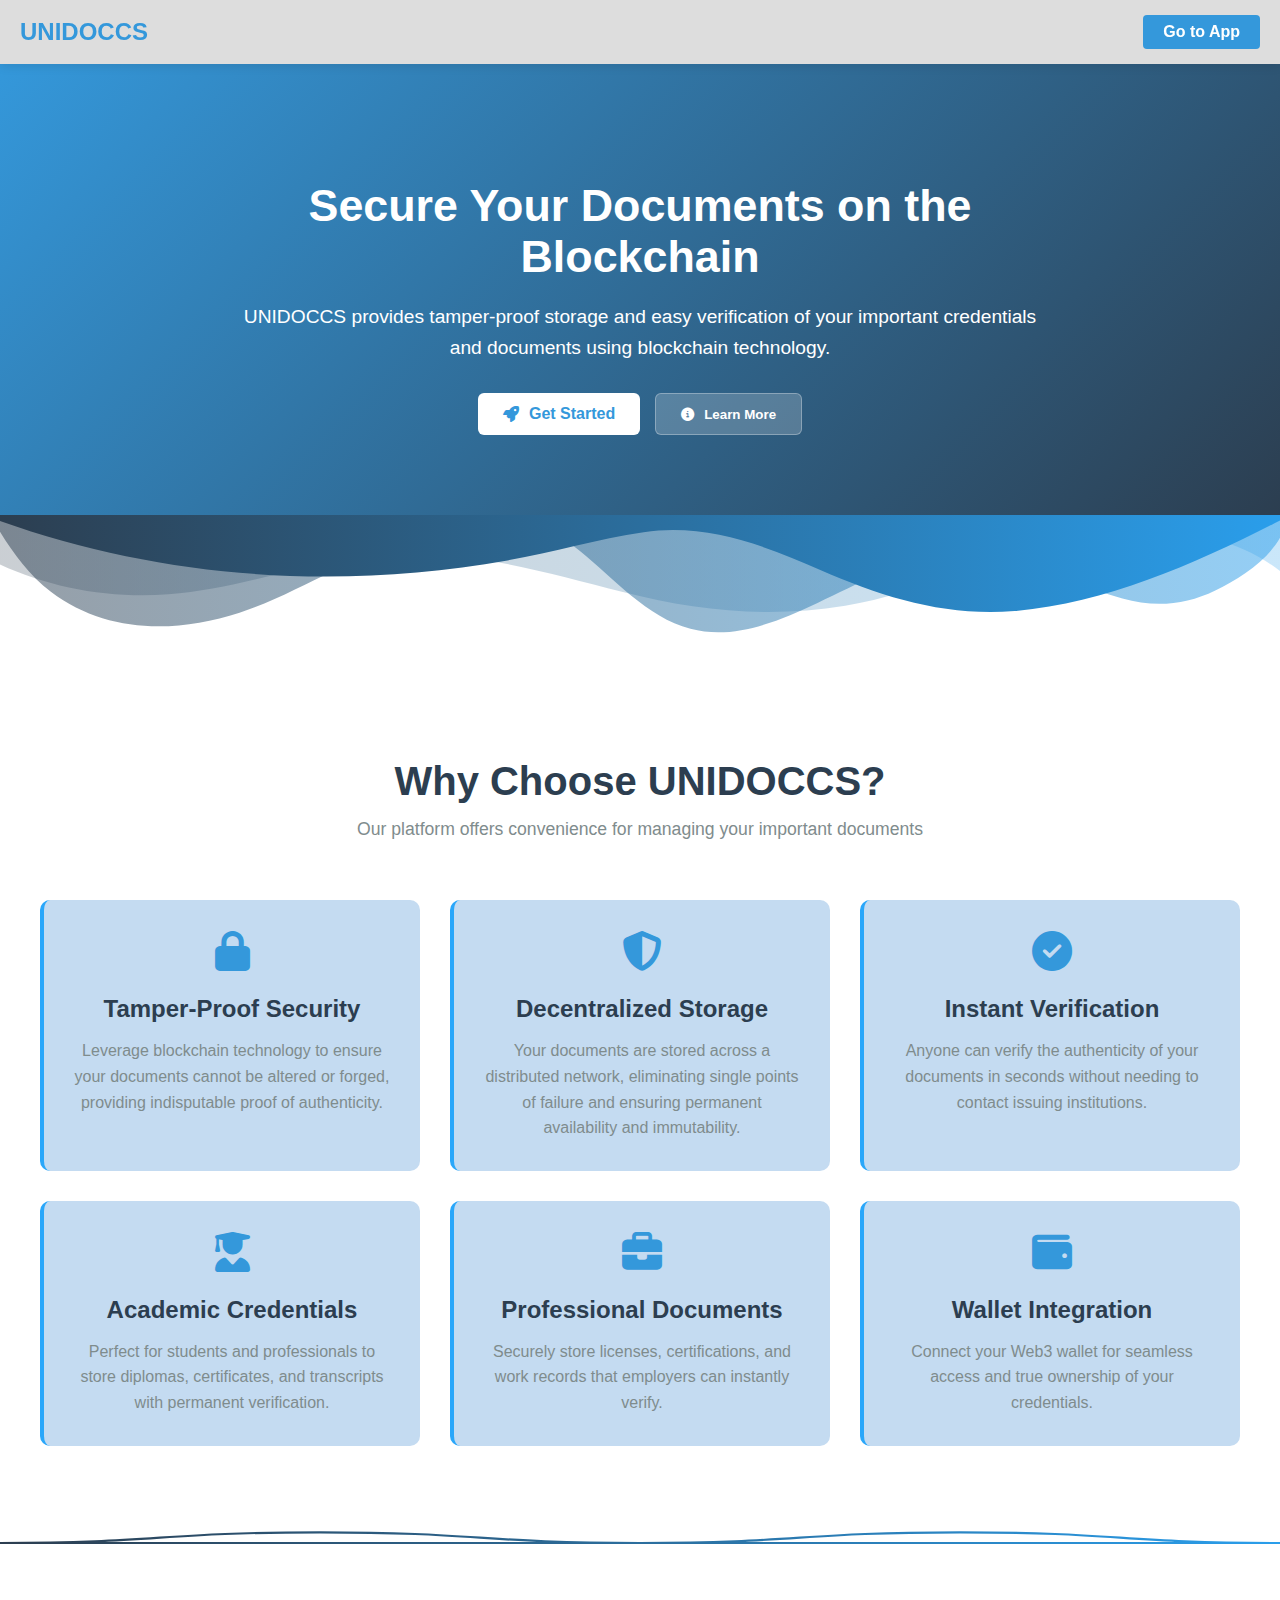
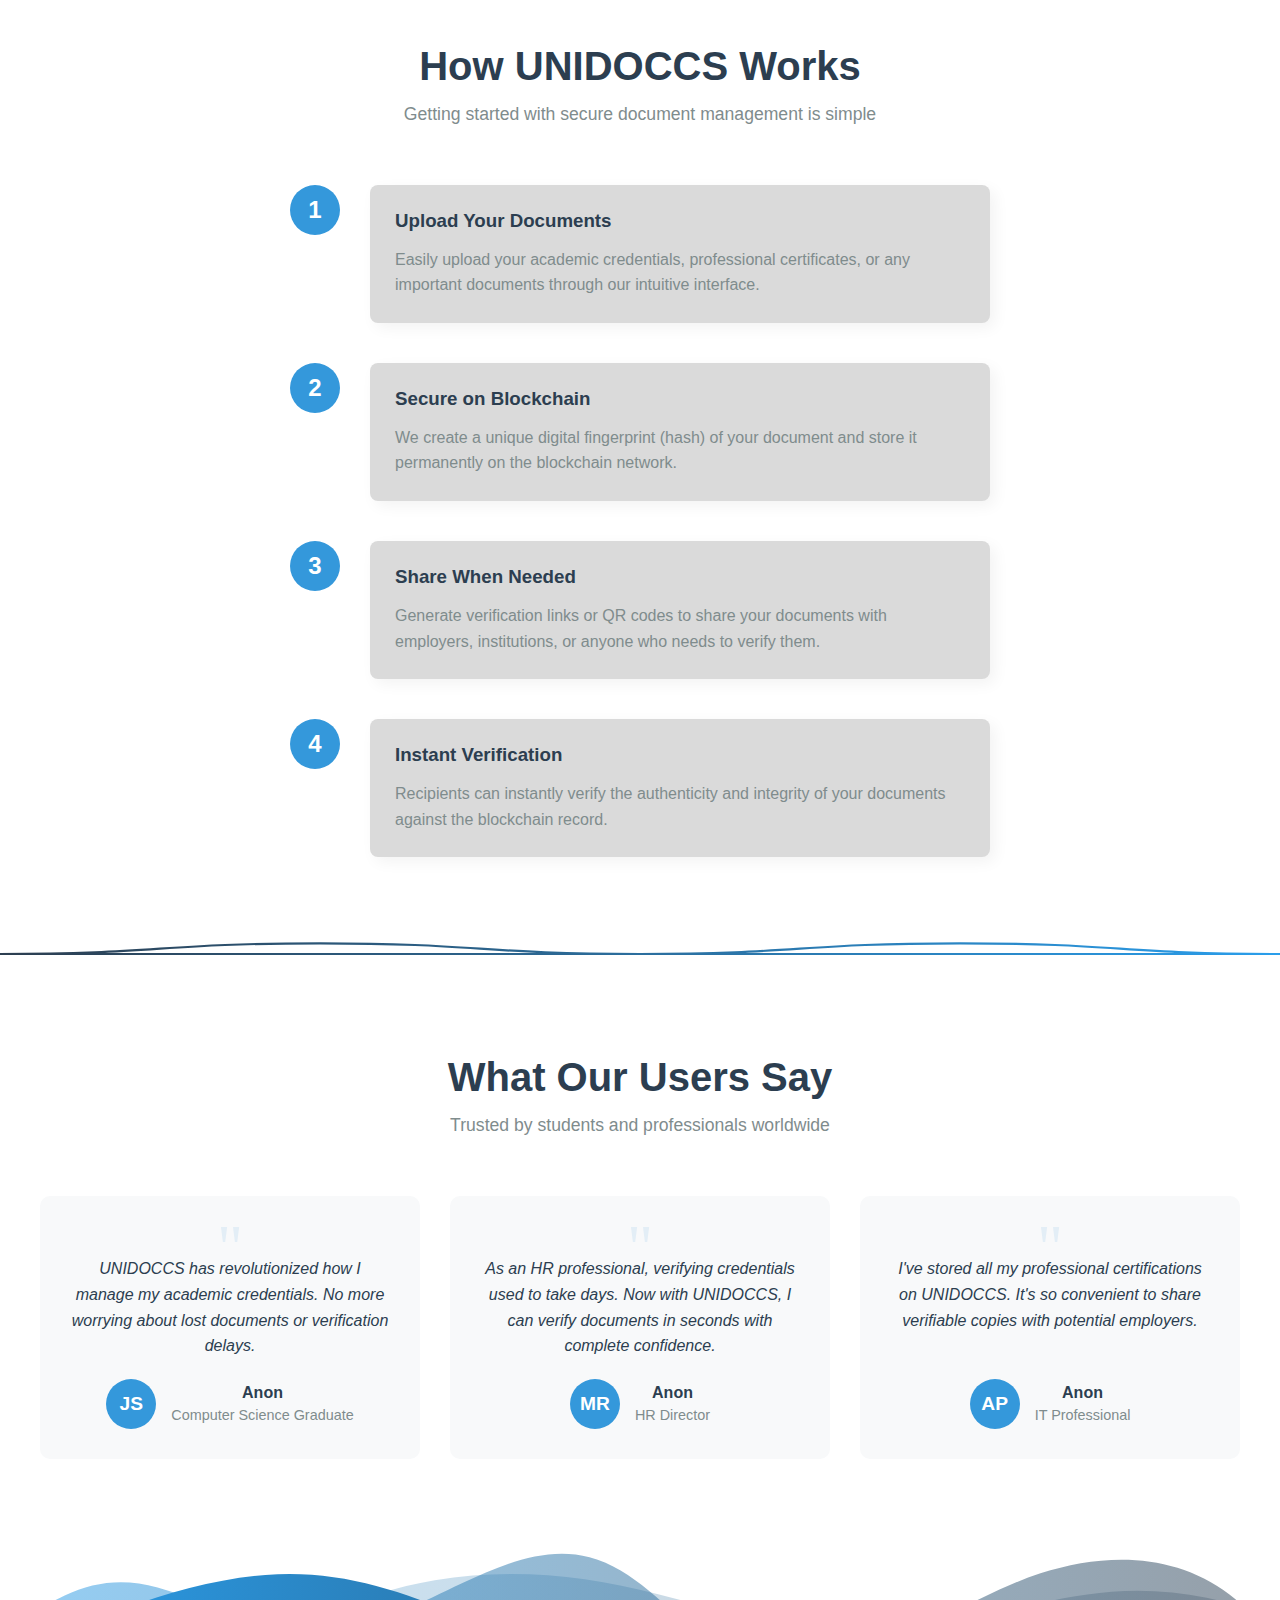
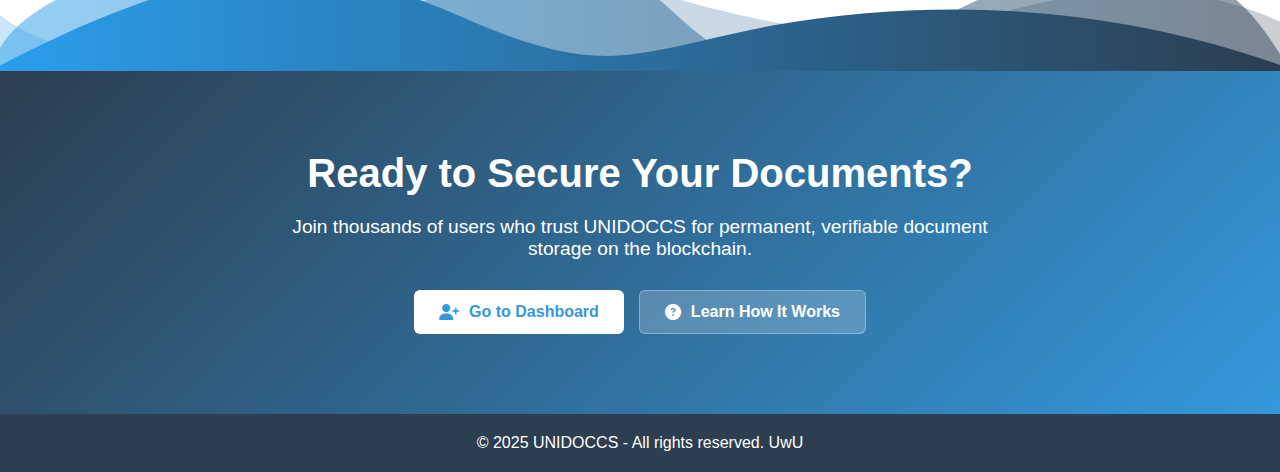
<file: index.html>
<!DOCTYPE html>
<html lang="en">
<head>
    <meta charset="UTF-8">
    <meta name="viewport" content="width=device-width, initial-scale=1.0">
    <title>UNIDOCCS - Landing Page</title>
    <link rel="stylesheet" href="https://cdnjs.cloudflare.com/ajax/libs/font-awesome/6.7.2/css/all.min.css">
    <link rel="stylesheet" href="./styles/landing.css">
</head>
<body>
    <!-- Header -->
    <header>
        <div class="logo">UNIDOCCS</div>
        <div class="auth-section">
            <a href="home.html" class="auth-btn">Go to App</a>
        </div>
    </header>

    <!-- Hero Section -->
    <section class="hero">
        <div class="hero-content">
            <h1>Secure Your Documents on the Blockchain</h1>
            <p>UNIDOCCS provides tamper-proof storage and easy verification of your important credentials and documents using blockchain technology.</p>
            <div class="cta-buttons">
                <a href="home.html" class="cta-button cta-primary">
                    <i class="fas fa-rocket"></i> Get Started
                </a>
                <button id="learnMoreBtn" class="cta-button cta-secondary">
                    <i class="fas fa-info-circle"></i> Learn More
                </button>
            </div>
        </div>
    </section>

    <!-- YouTube Video Section (Hidden by default) -->
    <section id="videoSection" class="video-section">
        <div class="video-container">
            <h2 class="video-title">How Blockchain Works</h2>
            <p class="video-description">Watch this short video to understand how blockchain secures your documents using blockchain technology and provides tamper-proof verification.</p>
            
            <div class="video-wrapper">
                <iframe src="https://www.youtube.com/embed/6WG7D47tGb0?si=GuKDKd7qmboJMygz" title="UNIDOCCS Explainer Video" allow="accelerometer; autoplay; clipboard-write; encrypted-media; gyroscope; picture-in-picture" allowfullscreen></iframe>
            </div>
            
            <button id="closeVideoBtn" class="close-video">
                <i class="fas fa-times"></i> Close Video
            </button>
        </div>
    </section>

    <!--divider-->
    <div class="wavy-divider">
        <svg viewBox="0 0 1200 150" preserveAspectRatio="none">
          <defs>
            <linearGradient id="waveGradient" x1="0%" y1="0%" x2="100%" y2="0%">
              <stop offset="0%" stop-color="#2c3e50" />
              <stop offset="100%" stop-color="#2a9eeb" />
            </linearGradient>
          </defs>
          <path d="M0,0V46.29c47.79,22.2,103.59,32.17,158,28,70.36-5.37,136.33-33.31,206.8-37.5C438.64,32.43,512.34,53.67,583,72.05c69.27,18,138.3,24.88,209.4,13.08,36.15-6,69.85-17.84,104.45-29.34C989.49,25,1113-14.29,1200,52.47V0Z" opacity=".25" fill="url(#waveGradient)"></path>
          <path d="M0,0V15.81C13,36.92,27.64,56.86,47.69,72.05,99.41,111.27,165,111,224.58,91.58c31.15-10.15,60.09-26.07,89.67-39.8,40.92-19,84.73-46,130.83-49.67,36.26-2.85,70.9,9.42,98.6,31.56,31.77,25.39,62.32,62,103.63,73,40.44,10.79,81.35-6.69,119.13-24.28s75.16-39,116.92-43.05c59.73-5.85,113.28,22.88,168.9,38.84,30.2,8.66,59,6.17,87.09-7.5,22.43-10.89,48-26.93,60.65-49.24V0Z" opacity=".5" fill="url(#waveGradient)"></path>
          <path d="M0,0V5.63C149.93,59,314.09,71.32,475.83,42.57c43-7.64,84.23-20.12,127.61-26.46,59-8.63,112.48,12.24,165.56,35.4C827.93,77.22,886,95.24,951.2,90c86.53-7,172.46-45.71,248.8-84.81V0Z" fill="url(#waveGradient)"></path>
        </svg>
      </div>

    <!-- Features Section -->
    <section class="features">
        <div class="features-container">
            <div class="section-title">
                <h2>Why Choose UNIDOCCS?</h2>
                <p>Our platform offers convenience for managing your important documents</p>
            </div>
            
            <div class="features-grid">
                <div class="feature-card">
                    <div class="feature-icon">
                        <i class="fas fa-lock"></i>
                    </div>
                    <h3>Tamper-Proof Security</h3>
                    <p>Leverage blockchain technology to ensure your documents cannot be altered or forged, providing indisputable proof of authenticity.</p>
                </div>
                
                <div class="feature-card">
                    <div class="feature-icon">
                        <i class="fas fa-shield-alt"></i>
                    </div>
                    <h3>Decentralized Storage</h3>
                    <p>Your documents are stored across a distributed network, eliminating single points of failure and ensuring permanent availability and immutability.</p>
                </div>
                
                <div class="feature-card">
                    <div class="feature-icon">
                        <i class="fas fa-check-circle"></i>
                    </div>
                    <h3>Instant Verification</h3>
                    <p>Anyone can verify the authenticity of your documents in seconds without needing to contact issuing institutions.</p>
                </div>
                
                <div class="feature-card">
                    <div class="feature-icon">
                        <i class="fas fa-user-graduate"></i>
                    </div>
                    <h3>Academic Credentials</h3>
                    <p>Perfect for students and professionals to store diplomas, certificates, and transcripts with permanent verification.</p>
                </div>
                
                <div class="feature-card">
                    <div class="feature-icon">
                        <i class="fas fa-briefcase"></i>
                    </div>
                    <h3>Professional Documents</h3>
                    <p>Securely store licenses, certifications, and work records that employers can instantly verify.</p>
                </div>
                
                <div class="feature-card">
                    <div class="feature-icon">
                        <i class="fas fa-wallet"></i>
                    </div>
                    <h3>Wallet Integration</h3>
                    <p>Connect your Web3 wallet for seamless access and true ownership of your credentials.</p>
                </div>
            </div>
        </div>
    </section>

<!--divider-->
<div class="thin-wave-divider">
    <svg viewBox="0 0 1200 30" preserveAspectRatio="none">
      <defs>
        <linearGradient id="thinWaveGradient" x1="0%" y1="0%" x2="100%" y2="0%">
          <stop offset="0%" stop-color="#2c3e50" />
          <stop offset="100%" stop-color="#2a9eeb" />
        </linearGradient>
      </defs>
      <path d="M0,15 C150,15 150,5 300,5 C450,5 450,15 600,15 C750,15 750,5 900,5 C1050,5 1050,15 1200,15 Z" 
            fill="none" 
            stroke="url(#thinWaveGradient)" 
            stroke-width="2" />
    </svg>
  </div>

    <!-- How It Works Section -->
    <section class="how-it-works">
        <div class="steps-container">
            <div class="section-title">
                <h2>How UNIDOCCS Works</h2>
                <p>Getting started with secure document management is simple</p>
            </div>
            
            <div class="steps">
                <div class="step">
                    <div class="step-number">1</div>
                    <div class="step-content">
                        <h3>Upload Your Documents</h3>
                        <p>Easily upload your academic credentials, professional certificates, or any important documents through our intuitive interface.</p>
                    </div>
                </div>
                
                <div class="step">
                    <div class="step-number">2</div>
                    <div class="step-content">
                        <h3>Secure on Blockchain</h3>
                        <p>We create a unique digital fingerprint (hash) of your document and store it permanently on the blockchain network.</p>
                    </div>
                </div>
                
                <div class="step">
                    <div class="step-number">3</div>
                    <div class="step-content">
                        <h3>Share When Needed</h3>
                        <p>Generate verification links or QR codes to share your documents with employers, institutions, or anyone who needs to verify them.</p>
                    </div>
                </div>
                
                <div class="step">
                    <div class="step-number">4</div>
                    <div class="step-content">
                        <h3>Instant Verification</h3>
                        <p>Recipients can instantly verify the authenticity and integrity of your documents against the blockchain record.</p>
                    </div>
                </div>
            </div>
        </div>
    </section>

    <!--divider-->
    <div class="thin-wave-divider">
        <svg viewBox="0 0 1200 30" preserveAspectRatio="none">
          <defs>
            <linearGradient id="thinWaveGradient" x1="0%" y1="0%" x2="100%" y2="0%">
              <stop offset="0%" stop-color="#2c3e50" />
              <stop offset="100%" stop-color="#2a9eeb" />
            </linearGradient>
          </defs>
          <path d="M0,15 C150,15 150,5 300,5 C450,5 450,15 600,15 C750,15 750,5 900,5 C1050,5 1050,15 1200,15 Z" 
                fill="none" 
                stroke="url(#thinWaveGradient)" 
                stroke-width="2" />
        </svg>
      </div>

    <!-- Testimonials Section -->
    <section class="testimonials">
        <div class="testimonials-container">
            <div class="section-title">
                <h2>What Our Users Say</h2>
                <p>Trusted by students and professionals worldwide</p>
            </div>
            
            <div class="testimonials-grid">
                <div class="testimonial-card">
                    <p class="testimonial-content">UNIDOCCS has revolutionized how I manage my academic credentials. No more worrying about lost documents or verification delays.</p>
                    <div class="testimonial-author">
                        <div class="author-avatar">JS</div>
                        <div class="author-info">
                            <h4>Anon</h4>
                            <p>Computer Science Graduate</p>
                        </div>
                    </div>
                </div>
                
                <div class="testimonial-card">
                    <p class="testimonial-content">As an HR professional, verifying credentials used to take days. Now with UNIDOCCS, I can verify documents in seconds with complete confidence.</p>
                    <div class="testimonial-author">
                        <div class="author-avatar">MR</div>
                        <div class="author-info">
                            <h4>Anon</h4>
                            <p>HR Director</p>
                        </div>
                    </div>
                </div>
                
                <div class="testimonial-card">
                    <p class="testimonial-content">I've stored all my professional certifications on UNIDOCCS. It's so convenient to share verifiable copies with potential employers.</p>
                    <div class="testimonial-author">
                        <div class="author-avatar">AP</div>
                        <div class="author-info">
                            <h4>Anon</h4>
                            <p>IT Professional</p>
                        </div>
                    </div>
                </div>
            </div>
        </div>
    </section>

    <!--divider-->
    <div class="wavy-divider-flip">
        <svg viewBox="0 0 1200 120" preserveAspectRatio="none">
          <defs>
            <linearGradient id="waveGradient" x1="0%" y1="0%" x2="100%" y2="0%">
              <stop offset="0%" stop-color="#2c3e50" />
              <stop offset="100%" stop-color="#2a9eeb" />
            </linearGradient>
          </defs>
          <path d="M0,0V46.29c47.79,22.2,103.59,32.17,158,28,70.36-5.37,136.33-33.31,206.8-37.5C438.64,32.43,512.34,53.67,583,72.05c69.27,18,138.3,24.88,209.4,13.08,36.15-6,69.85-17.84,104.45-29.34C989.49,25,1113-14.29,1200,52.47V0Z" opacity=".25" fill="url(#waveGradient)"></path>
          <path d="M0,0V15.81C13,36.92,27.64,56.86,47.69,72.05,99.41,111.27,165,111,224.58,91.58c31.15-10.15,60.09-26.07,89.67-39.8,40.92-19,84.73-46,130.83-49.67,36.26-2.85,70.9,9.42,98.6,31.56,31.77,25.39,62.32,62,103.63,73,40.44,10.79,81.35-6.69,119.13-24.28s75.16-39,116.92-43.05c59.73-5.85,113.28,22.88,168.9,38.84,30.2,8.66,59,6.17,87.09-7.5,22.43-10.89,48-26.93,60.65-49.24V0Z" opacity=".5" fill="url(#waveGradient)"></path>
          <path d="M0,0V5.63C149.93,59,314.09,71.32,475.83,42.57c43-7.64,84.23-20.12,127.61-26.46,59-8.63,112.48,12.24,165.56,35.4C827.93,77.22,886,95.24,951.2,90c86.53-7,172.46-45.71,248.8-84.81V0Z" fill="url(#waveGradient)"></path>
        </svg>
      </div>

    <!-- Final CTA Section -->
    <section class="final-cta">
        <h2>Ready to Secure Your Documents?</h2>
        <p>Join thousands of users who trust UNIDOCCS for permanent, verifiable document storage on the blockchain.</p>
        <div class="cta-buttons">
            <a href="home.html" class="cta-button cta-primary">
                <i class="fas fa-user-plus"></i> Go to Dashboard
            </a>
            <a href="" class="cta-button cta-secondary">
                <i class="fas fa-question-circle"></i> Learn How It Works
            </a>
        </div>
    </section>

    <footer>
        <p>&copy; 2025 UNIDOCCS - All rights reserved. UwU</p>
    </footer>

    <script>
        // JavaScript to control video section visibility
        document.addEventListener('DOMContentLoaded', function() {
            const learnMoreBtn = document.getElementById('learnMoreBtn');
            const closeVideoBtn = document.getElementById('closeVideoBtn');
            const videoSection = document.getElementById('videoSection');
            
            // Show video section when Learn More button is clicked
            learnMoreBtn.addEventListener('click', function() {
                videoSection.style.display = 'block';
                // Smooth scroll to video section
                videoSection.scrollIntoView({ behavior: 'smooth' });
            });
            
            // Hide video section when Close button is clicked
            closeVideoBtn.addEventListener('click', function() {
                videoSection.style.display = 'none';
                // Scroll back to hero section
                document.querySelector('.hero').scrollIntoView({ behavior: 'smooth' });
            });
        });
    </script>
</body>
</html>
</file>
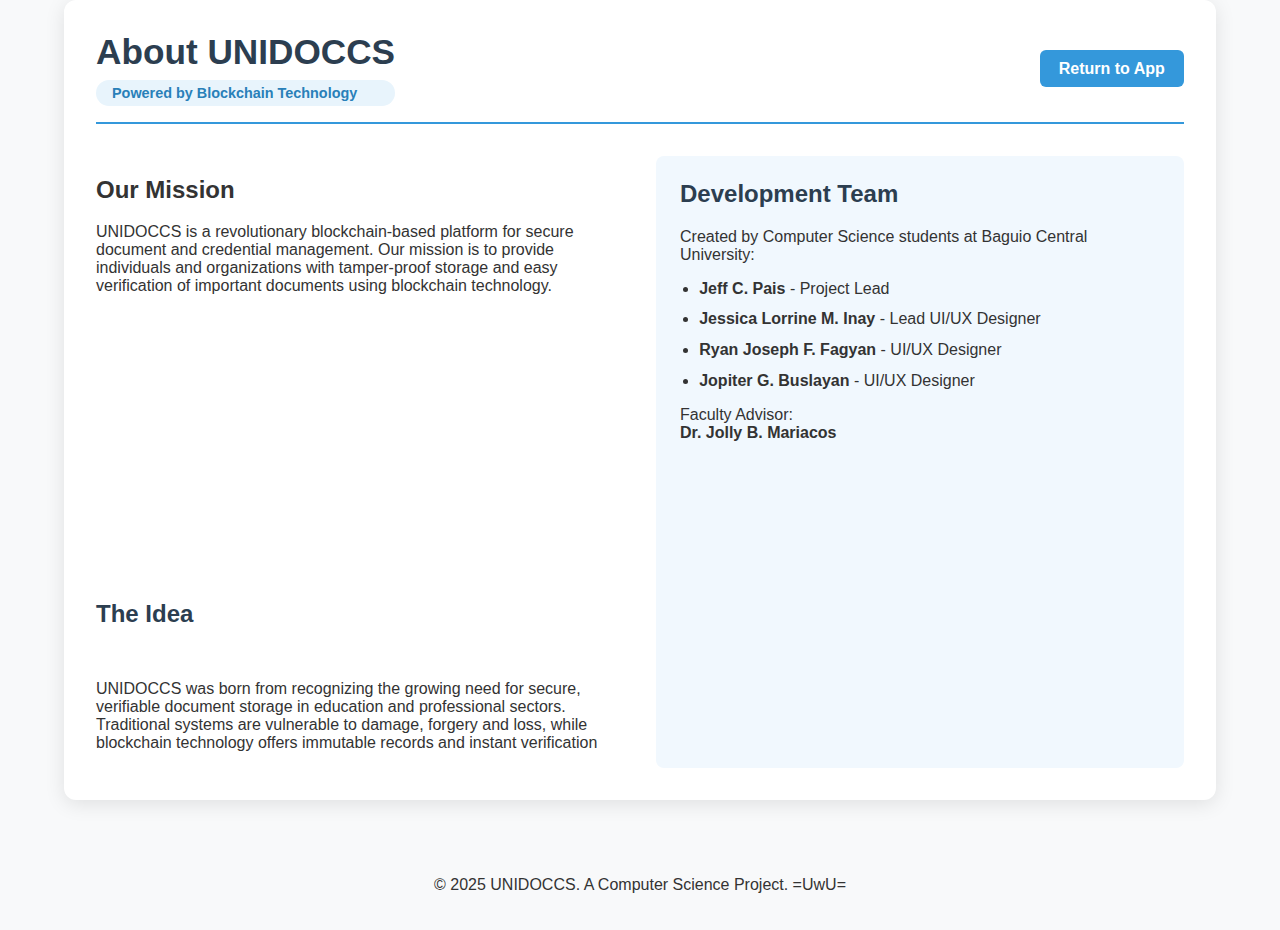
<file: about.html>
<!DOCTYPE html>
<html lang="en">
<head>
    <meta charset="UTF-8">
    <meta name="viewport" content="width=device-width, initial-scale=1.0">
    <title>About UNIDOCCS</title>
    <link rel="stylesheet" href="./styles/about.css">

</head>
<body>
    <div class="about-container">
        <header class="header">
            <div class="header-left">
                <h1>About UNIDOCCS</h1>
                <span class="blockchain-badge">Powered by Blockchain Technology</span>
            </div>
            <a href="home.html" class="return-button">Return to App</a>
        </header>
        
        <section class="mission-section">
            <div>
                <h2>Our Mission</h2>
                <p>UNIDOCCS is a revolutionary blockchain-based platform for secure document and credential management. Our mission is to provide individuals and organizations with tamper-proof storage and easy verification of important documents using blockchain technology.</p>
            </div>
            
            <div class="idea-section">
                <h2>The Idea</h2>
                <p>UNIDOCCS was born from recognizing the growing need for secure, verifiable document storage in education and professional sectors. Traditional systems are vulnerable to damage, forgery and loss, while blockchain technology offers immutable records and instant verification</p>
            </div>
        </section>
        
        <section class="team-section">
            <h2>Development Team</h2>
            <p>Created by Computer Science students at Baguio Central University:</p>
            <ul class="team-list">
                <li><strong>Jeff C. Pais</strong> - Project Lead  </li>
                <li><strong>Jessica Lorrine M. Inay</strong> - Lead UI/UX Designer</li>
                <li><strong>Ryan Joseph F. Fagyan</strong> - UI/UX Designer</li>
                <li><strong>Jopiter G. Buslayan</strong> - UI/UX Designer</li>
            
            </ul>
            <p>Faculty Advisor:<br><strong>Dr. Jolly B. Mariacos</strong></p>
        </section>
    </div>
    <footer>
        <p>&copy; 2025 UNIDOCCS. A Computer Science Project. =UwU= </p>
    </footer>
</body>
</html>
</file>
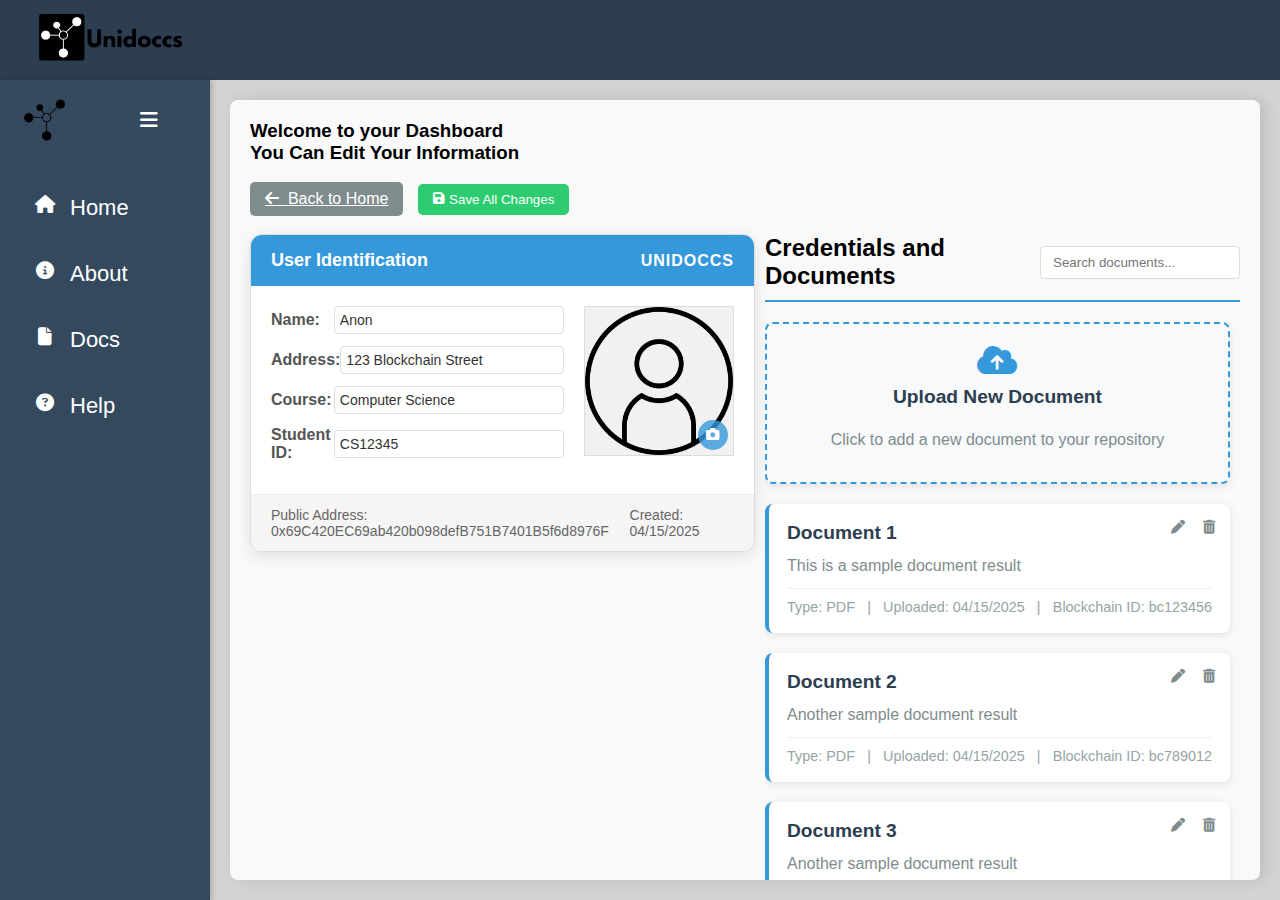
<file: dashboard.html>
<!DOCTYPE html>
<html lang="en">
<head>
    <meta charset="UTF-8">
    <meta name="viewport" content="width=device-width, initial-scale=1.0">
    <title>Document Management System - Dashboard</title>
    <link rel="stylesheet" href="./styles/dashboard.css">
    <link rel="stylesheet" href="https://cdnjs.cloudflare.com/ajax/libs/font-awesome/6.7.2/css/all.min.css" integrity="sha512-Evv84Mr4kqVGRNSgIGL/F/aIDqQb7xQ2vcrdIwxfjThSH8CSR7PBEakCr51Ck+w+/U6swU2Im1vVX0SVk9ABhg==" crossorigin="anonymous" referrerpolicy="no-referrer" />
    
    
</head>
<body>
    <header>
        <div class="logo"><img src="./images/unidoccs 1.png" alt="unidoccs1"></div>
    </header>
    <!--navbar-->
    <div class="sidebar">
        <div class="sidebar-header">
            <div>
                <img src="./images/unidoccs-index.png" alt="unidoccs-logo"> 
            </div>
            <i class="fa-solid fa-bars toggle-btn"></i>
            
        </div>
        <ul class="menu">
            <li><a href="./index.html"><span class="icon active"><i class="fa-solid fa-home"></i></span><span class="text active">Home</span></a></li>
            <li><a href="./about.html"><span class="icon active"><i class="fa-solid fa-circle-info"></i></span><span class="text active">About</span></a></li>
            <li><a href=""><span class="icon active"><i class="fa-solid fa-file"></i></span><span class="text active">Docs</span></a></li>
            <li><a href=""><span class="icon active"><i class="fa-solid fa-circle-question"></i></span><span class="text active">Help</span></a></li>
        </ul>
    </div>
    
    <main>
        <section class="user-info">
            <div class="intro">
                <h3>Welcome to your Dashboard <br> You Can Edit Your Information</h3>
                <br>
                <div class="auth-section">
                    <a href="home.html" class="auth-btn back-btn"><i class="fa-solid fa-arrow-left"></i>&nbsp;&nbsp;Back to Home</a>
                    <button class="auth-btn save-btn" id="saveAllChanges"><i class="fa-solid fa-save"></i>&nbsp;Save All Changes</button>
                </div>
                <br>
            </div>

            <div class="parent-id-docs">

                <div class="identification">
                    <div class="id-card">
                        <div class="id-header">
                            <div class="id-title">User Identification</div>
                            <div class="id-logo">UNIDOCCS</div>
                        </div>
                        <div class="id-content">
                            <div class="personal-info">
                                <div class="info-item">
                                    <span class="info-label">Name:</span>
                                    <div class="editable-field">
                                        <input type="text" id="userName" value="Anon" class="info-value">
                                    </div>
                                </div>
                                <div class="info-item">
                                    <span class="info-label">Address:</span>
                                    <div class="editable-field">
                                        <input type="text" id="userAddress" value="123 Blockchain Street" class="info-value">
                                    </div>
                                </div>
                                <div class="info-item">
                                    <span class="info-label">Course:</span>
                                    <div class="editable-field">
                                        <input type="text" id="userCourse" value="Computer Science" class="info-value">
                                    </div>
                                </div>
                                <div class="info-item">
                                    <span class="info-label">Student ID:</span>
                                    <div class="editable-field">
                                        <input type="text" id="userStudentId" value="CS12345" class="info-value">
                                    </div>
                                </div>
                            </div>
                            <div class="id-photo">
                                <img src="./images/profile-placeholder.png" alt="Student Photo" id="profileImage">
                                <button class="change-photo-btn" id="changePhotoBtn"><i class="fa-solid fa-camera"></i></button>
                            </div>
                        </div>
                        <div class="id-footer">
                            <div class="blockchain-id">Public Address: 0x69C420EC69ab420b098defB751B7401B5f6d8976F</div>
                            <div class="expiry">Created: 04/15/2025</div>
                        </div>
                    </div>
                </div>
    
                <div class="documents">
                    <div class="documents-header">
                        <h2>Credentials and Documents</h2>
                        <div class="search-section">
                            <input type="text" class="search-box" placeholder="Search documents...">
                        </div>
                    </div>
                    
                    <div class="documents-grid">
                        <div class="document-card upload-btn" id="uploadDocBtn">
                            <i class="fa-solid fa-cloud-upload-alt fa-2x"></i>
                            <h4>Upload New Document</h4>
                            <p>Click to add a new document to your repository</p>
                        </div>
                        
                        <div class="document-card">
                            <div class="action-buttons">
                                <button class="edit-doc-btn" data-doc-id="1"><i class="fa-solid fa-pen"></i></button>
                                <button class="delete-doc-btn" data-doc-id="1"><i class="fa-solid fa-trash-alt"></i></button>
                            </div>
                            <h4>Document 1</h4>
                            <p>This is a sample document result</p>
                            <div class="document-meta">
                                <span>Type: PDF</span> |
                                <span>Uploaded: 04/15/2025</span> |
                                <span>Blockchain ID: bc123456</span>
                            </div>
                        </div>
                        
                        <div class="document-card">
                            <div class="action-buttons">
                                <button class="edit-doc-btn" data-doc-id="2"><i class="fa-solid fa-pen"></i></button>
                                <button class="delete-doc-btn" data-doc-id="2"><i class="fa-solid fa-trash-alt"></i></button>
                            </div>
                            <h4>Document 2</h4>
                            <p>Another sample document result</p>
                            <div class="document-meta">
                                <span>Type: PDF</span> |
                                <span>Uploaded: 04/15/2025</span> |
                                <span>Blockchain ID: bc789012</span>
                            </div>
                        </div>
                        
                        <div class="document-card">
                            <div class="action-buttons">
                                <button class="edit-doc-btn" data-doc-id="3"><i class="fa-solid fa-pen"></i></button>
                                <button class="delete-doc-btn" data-doc-id="3"><i class="fa-solid fa-trash-alt"></i></button>
                            </div>
                            <h4>Document 3</h4>
                            <p>Another sample document result</p>
                            <div class="document-meta">
                                <span>Type: PDF</span> |
                                <span>Uploaded: 04/15/2025</span> |
                                <span>Blockchain ID: bc345678</span>
                            </div>
                        </div>
                        
                        <div class="document-card">
                            <div class="action-buttons">
                                <button class="edit-doc-btn" data-doc-id="4"><i class="fa-solid fa-pen"></i></button>
                                <button class="delete-doc-btn" data-doc-id="4"><i class="fa-solid fa-trash-alt"></i></button>
                            </div>
                            <h4>Document 4</h4>
                            <p>Another sample document result</p>
                            <div class="document-meta">
                                <span>Type: PDF</span> |
                                <span>Uploaded: 04/15/2025</span> |
                                <span>Blockchain ID: bc901234</span>
                            </div>
                        </div>
                        
                        <div class="document-card">
                            <div class="action-buttons">
                                <button class="edit-doc-btn" data-doc-id="5"><i class="fa-solid fa-pen"></i></button>
                                <button class="delete-doc-btn" data-doc-id="5"><i class="fa-solid fa-trash-alt"></i></button>
                            </div>
                            <h4>Document 5</h4>
                            <p>Another sample document result</p>
                            <div class="document-meta">
                                <span>Type: PDF</span> |
                                <span>Uploaded: 04/15/2025</span> |
                                <span>Blockchain ID: bc567890</span>
                            </div>
                        </div>
                        
                        <div class="document-card">
                            <div class="action-buttons">
                                <button class="edit-doc-btn" data-doc-id="6"><i class="fa-solid fa-pen"></i></button>
                                <button class="delete-doc-btn" data-doc-id="6"><i class="fa-solid fa-trash-alt"></i></button>
                            </div>
                            <h4>Document 6</h4>
                            <p>Another sample document result</p>
                            <div class="document-meta">
                                <span>Type: PDF</span> |
                                <span>Uploaded: 04/15/2025</span> |
                                <span>Blockchain ID: bc123890</span>
                            </div>
                        </div>
                    </div>
                </div>
            </div>
            <p class="id-notice">Your digital identity is securely stored on the blockchain.</p>
        </section>
    </main>
    
    <!-- Edit Document Modal -->
    <div class="modal" id="editDocModal">
        <div class="modal-content">
            <div class="modal-header">
                <h3 class="modal-title">Edit Document</h3>
                <button class="close-modal">&times;</button>
            </div>
            <form id="editDocForm">
                <input type="hidden" id="editDocId">
                <div class="form-group">
                    <label for="editDocTitle">Document Title</label>
                    <input type="text" id="editDocTitle" required>
                </div>
                <div class="form-group">
                    <label for="editDocDescription">Description</label>
                    <textarea id="editDocDescription" required></textarea>
                </div>
                <div class="form-group">
                    <label for="editDocType">Document Type</label>
                    <select id="editDocType">
                        <option value="PDF">PDF</option>
                        <option value="DOCX">DOCX</option>
                        <option value="JPG">JPG</option>
                        <option value="PNG">PNG</option>
                        <option value="Other">Other</option>
                    </select>
                </div>
                <div class="form-group">
                    <label for="editDocFile">Replace File (Optional)</label>
                    <input type="file" id="editDocFile">
                </div>
                <div class="form-actions">
                    <button type="button" class="cancel-btn">Cancel</button>
                    <button type="submit" class="submit-btn">Save Changes</button>
                </div>
            </form>
        </div>
    </div>
    
    <!-- Upload Document Modal -->
    <div class="modal" id="uploadDocModal">
        <div class="modal-content">
            <div class="modal-header">
                <h3 class="modal-title">Upload New Document</h3>
                <button class="close-modal">&times;</button>
            </div>
            <form id="uploadDocForm">
                <div class="form-group">
                    <label for="uploadDocTitle">Document Title</label>
                    <input type="text" id="uploadDocTitle" required>
                </div>
                <div class="form-group">
                    <label for="uploadDocDescription">Description</label>
                    <textarea id="uploadDocDescription" required></textarea>
                </div>
                <div class="form-group">
                    <label for="uploadDocType">Document Type</label>
                    <select id="uploadDocType">
                        <option value="PDF">PDF</option>
                        <option value="DOCX">DOCX</option>
                        <option value="JPG">JPG</option>
                        <option value="PNG">PNG</option>
                        <option value="Other">Other</option>
                    </select>
                </div>
                <div class="form-group">
                    <label for="uploadDocFile">Select File</label>
                    <input type="file" id="uploadDocFile" required>
                </div>
                <div class="form-actions">
                    <button type="button" class="cancel-btn">Cancel</button>
                    <button type="submit" class="submit-btn">Upload Document</button>
                </div>
            </form>
        </div>
    </div>
    
    <!-- Change Photo Modal -->
    <div class="modal" id="changePhotoModal">
        <div class="modal-content">
            <div class="modal-header">
                <h3 class="modal-title">Change Profile Photo</h3>
                <button class="close-modal">&times;</button>
            </div>
            <form id="changePhotoForm">
                <div class="form-group">
                    <label for="uploadPhotoFile">Select New Photo</label>
                    <input type="file" id="uploadPhotoFile" accept="image/*" required>
                </div>
                <div class="form-actions">
                    <button type="button" class="cancel-btn">Cancel</button>
                    <button type="submit" class="submit-btn">Update Photo</button>
                </div>
            </form>
        </div>
    </div>
    
    <!-- Delete Confirmation Modal -->
    <div class="modal" id="deleteConfirmModal">
        <div class="modal-content">
            <div class="modal-header">
                <h3 class="modal-title">Confirm Deletion</h3>
                <button class="close-modal">&times;</button>
            </div>
            <div class="modal-body">
                <p>Are you sure you want to delete this document? This action cannot be undone.</p>
                <input type="hidden" id="docToDelete">
            </div>
            <div class="form-actions">
                <button type="button" class="cancel-btn">Cancel</button>
                <button type="button" class="submit-btn" id="confirmDeleteBtn">Delete Document</button>
            </div>
        </div>
    </div>

    <script src="./scripts/dashboard.js"></script>

</body>
</html>
</file>
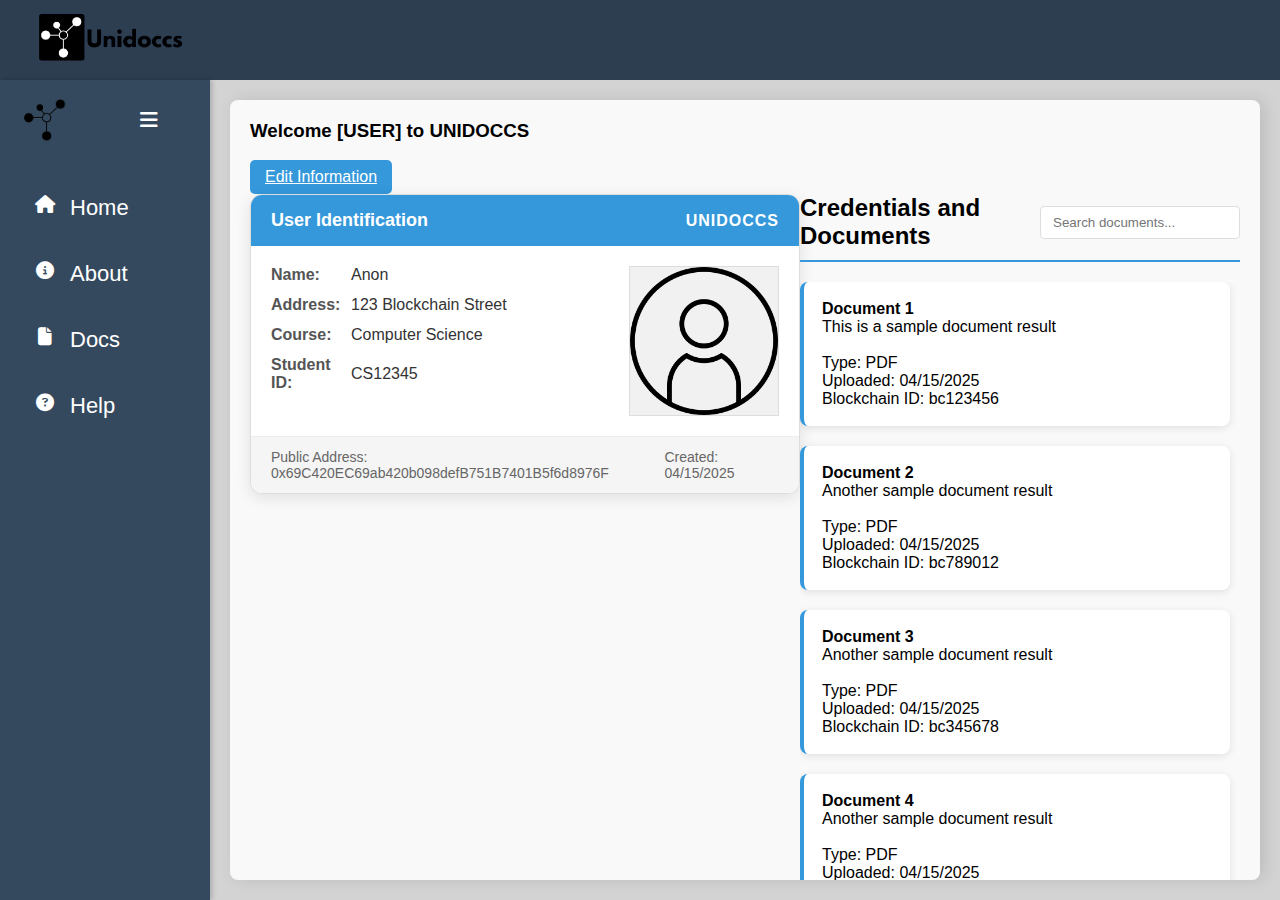
<file: home.html>
<!DOCTYPE html>
<html lang="en">
<head>
    <meta charset="UTF-8">
    <meta name="viewport" content="width=device-width, initial-scale=1.0">
    <title>Document Management System</title>
    <link rel="stylesheet" href="./styles/home.css">
    <link rel="stylesheet" href="https://cdnjs.cloudflare.com/ajax/libs/font-awesome/6.7.2/css/all.min.css" integrity="sha512-Evv84Mr4kqVGRNSgIGL/F/aIDqQb7xQ2vcrdIwxfjThSH8CSR7PBEakCr51Ck+w+/U6swU2Im1vVX0SVk9ABhg==" crossorigin="anonymous" referrerpolicy="no-referrer" />
</head>
<body>
    <header>
        <div class="logo"><img src="./images/unidoccs 1.png" alt="unidoccs1"></div>

    </header>
    <!--navbar-->
    <div class="sidebar">
        <div class="sidebar-header">
            <div>
                <img src="./images/unidoccs-index.png" alt="unidoccs-logo"> 
            </div>
            <i class="fa-solid fa-bars toggle-btn"></i>
            
        </div>
        <ul class="menu">
            <li><a href="./index.html"><span class="icon active"><i class="fa-solid fa-home"></i></span><span class="text active">Home</span></a></li>
            <li><a href="./about.html"><span class="icon active"><i class="fa-solid fa-circle-info"></i></span><span class="text active">About</span></a></li>
            <li><a href=""><span class="icon active"><i class="fa-solid fa-file"></i></span><span class="text active">Docs</span></a></li>
            <li><a href=""><span class="icon active"><i class="fa-solid fa-circle-question"></i></span><span class="text active">Help</span></a></li>
        </ul>
    </div>
    
    <main>
        <section class="user-info">
            <!--upper area dashboard-->
            <div class="intro">
            <h3>Welcome [USER] to UNIDOCCS</h3> <br>
            <div class="auth-section">
                <a href="dashboard.html" class="auth-btn">Edit Information</a>
            </div>
            </div>

            <!--ID area-->
            <div class="identification">
            <div class="id-card">
                <div class="id-header">
                    <div class="id-title">User Identification</div>
                    <div class="id-logo">UNIDOCCS</div>
                </div>
                <div class="id-content">
                    <div class="personal-info">
                        <div class="info-item">
                            <span class="info-label">Name:</span>
                            <span class="info-value">Anon</span>
                        </div>
                        <div class="info-item">
                            <span class="info-label">Address:</span>
                            <span class="info-value">123 Blockchain Street</span>
                        </div>
                        <div class="info-item">
                            <span class="info-label">Course:</span>
                            <span class="info-value">Computer Science</span>
                        </div>
                        <div class="info-item">
                            <span class="info-label">Student ID:</span>
                            <span class="info-value">CS12345</span>
                        </div>
                    </div>
                    <div class="id-photo">
                        <img src="./images/profile-placeholder.png" alt="Student Photo">
                    </div>
                </div>
                <div class="id-footer">
                    <div class="blockchain-id">Public Address: 0x69C420EC69ab420b098defB751B7401B5f6d8976F</div>
                    <div class="expiry">Created: 04/15/2025</div>
                </div>
            </div>
            </div>

            <!--documents area-->
            <div class="documents">
            <div class="documents-header">
                <h2>Credentials and Documents</h2>
                <div class="search-section">
                    <input type="text" class="search-box" placeholder="Search documents...">
                </div>
            </div>
            <div class="documents-grid">
               <div class="document-card">
                    <h4>Document 1</h4>
                    <p>This is a sample document result</p> <br>
                    <div class="document-meta">
                        <span>Type: PDF</span>  <br>
                        <span>Uploaded: 04/15/2025</span>  <br>
                        <span>Blockchain ID: bc123456</span>  <br>
                    </div>
                </div>

                <div class="document-card">
                    <h4>Document 2</h4>
                    <p>Another sample document result</p> <br>
                    <div class="document-meta">
                        <span>Type: PDF</span>   <br>
                        <span>Uploaded: 04/15/2025</span>  <br>
                        <span>Blockchain ID: bc789012</span> <br>
                    </div>
                </div>

                <div class="document-card">
                    <h4>Document 3</h4>
                    <p>Another sample document result</p> <br>
                    <div class="document-meta">
                        <span>Type: PDF</span>  <br>
                        <span>Uploaded: 04/15/2025</span>  <br>
                        <span>Blockchain ID: bc345678</span> <br>
                    </div>
                </div>

                <div class="document-card">
                    <h4>Document 4</h4>
                    <p>Another sample document result</p> <br>
                    <div class="document-meta">
                        <span>Type: PDF</span>  <br>
                        <span>Uploaded: 04/15/2025</span>  <br>
                        <span>Blockchain ID: bc901234</span> <br>
                    </div>
                </div>

                <div class="document-card">
                    <h4>Document 5</h4>
                    <p>Another sample document result</p> <br>
                    <div class="document-meta">
                        <span>Type: PDF</span>  <br>
                        <span>Uploaded: 04/15/2025</span>  <br>
                        <span>Blockchain ID: bc567890</span> <br>
                    </div>
                </div>
                
                <div class="document-card">
                    <h4>Document 6</h4>
                    <p>Another sample document result</p> <br>
                    <div class="document-meta">
                        <span>Type: PDF</span>  <br>
                        <span>Uploaded: 04/15/2025</span>  <br>
                        <span>Blockchain ID: bc123890</span> <br>
                    </div>
                </div>
                
                </div>
            </div>
            <p class="id-notice">Your digital identity is securely stored on the blockchain.</p>

        </section>
        
    </main>

<script>
    // collapsible navbar
    var toggleBtn = document.querySelector(".toggle-btn");
    var sidebar = document.querySelector(".sidebar");
    toggleBtn.addEventListener("click", function() {
        sidebar.classList.toggle("collapsed");
    })
</script>

</body>
</html>
</file>
<file: styles/landing.css>
/* landing.css - Unified Styles */
* {
    margin: 0;
    padding: 0;
    box-sizing: border-box;
    font-family: 'Arial', sans-serif;
}

body {
    overflow-x: hidden;
    width: 100%;
    max-width: 100%;
}

/* Header Styles */
header {
    background-color: rgb(221, 221, 221);
    box-shadow: 0 2px 10px rgba(0,0,0,0.1);
    padding: 15px 20px;
    display: flex;
    justify-content: space-between;
    align-items: center;
    width: 100%;
    position: fixed;
    top: 0;
    z-index: 1000;
}

.logo {
    font-size: 1.5rem;
    font-weight: 700;
    color: #3498db;
}

.auth-section {
    display: flex;
    gap: 15px;
}

.auth-btn {
    padding: 8px 20px;
    background-color: #3498db;
    color: white;
    border-radius: 4px;
    text-decoration: none;
    font-weight: 600;
    transition: all 0.3s;
}

.auth-btn:hover {
    background-color: #2980b9;
    transform: translateY(-2px);
}

/* Hero Section */
.hero {
    background: linear-gradient(135deg, #3498db, #2c3e50);
    color: white;
    padding: 120px 20px 80px;
    text-align: center;
    position: relative;
    overflow: hidden;
    width: 100%;
    margin-top: 60px;
}

.hero-content {
    max-width: 800px;
    margin: 0 auto;
    position: relative;
    z-index: 2;
}

.hero h1 {
    font-size: 2.8rem;
    margin-bottom: 20px;
    font-weight: 700;
}

.hero p {
    font-size: 1.2rem;
    margin-bottom: 30px;
    line-height: 1.6;
}

/* CTA Buttons */
.cta-buttons {
    display: flex;
    gap: 15px;
    justify-content: center;
    flex-wrap: wrap;
    margin: 0 auto;
}

.cta-button {
    padding: 12px 25px;
    border-radius: 6px;
    font-weight: 600;
    text-decoration: none;
    transition: all 0.3s;
    display: inline-flex;
    align-items: center;
    gap: 10px;
    cursor: pointer;
}

.cta-primary {
    background-color: white;
    color: #3498db;
}

.cta-primary:hover {
    background-color: #f8f9fa;
    transform: translateY(-3px);
    box-shadow: 0 5px 15px rgba(0,0,0,0.1);
}

.cta-secondary {
    background-color: rgba(255,255,255,0.2);
    color: white;
    border: 1px solid rgba(255,255,255,0.3);
}

.cta-secondary:hover {
    background-color: rgba(255,255,255,0.3);
    transform: translateY(-3px);
}

/* YouTube Video Section */
.video-section {
    padding: 60px 20px;
    background-color: #f1f5f9;
    width: 100%;
    text-align: center;
    display: none; /* Hidden by default */
}

.video-container {
    max-width: 800px;
    margin: 0 auto;
}

.video-wrapper {
    position: relative;
    padding-bottom: 56.25%; /* 16:9 aspect ratio */
    height: 0;
    overflow: hidden;
    margin-bottom: 30px;
    box-shadow: 0 10px 30px rgba(0,0,0,0.15);
    border-radius: 10px;
}

.video-wrapper iframe {
    position: absolute;
    top: 0;
    left: 0;
    width: 100%;
    height: 100%;
    border: none;
    border-radius: 10px;
}

.video-title {
    font-size: 1.8rem;
    color: #2c3e50;
    margin-bottom: 15px;
}

.video-description {
    color: #7f8c8d;
    margin-bottom: 30px;
    max-width: 700px;
    margin-left: auto;
    margin-right: auto;
    line-height: 1.6;
}

.close-video {
    padding: 10px 20px;
    background-color: #e74c3c;
    color: white;
    border: none;
    border-radius: 6px;
    cursor: pointer;
    font-weight: 600;
    transition: all 0.3s;
    display: inline-flex;
    align-items: center;
    gap: 8px;
}

.close-video:hover {
    background-color: #c0392b;
    transform: translateY(-2px);
}

/* Features Section */
.features {
    padding: 80px 20px;
    background-color: #ffffff;
    width: 100%;
}

.features-container {
    max-width: 1200px;
    margin: 0 auto;
    background-color: #ffffff;
}

.section-title {
    text-align: center;
    margin-bottom: 60px;
    background-color: #ffffff;
}

.section-title h2 {
    font-size: 2.5rem;
    color: #2c3e50;
    margin-bottom: 15px;
}

.section-title p {
    color: #7f8c8d;
    font-size: 1.1rem;
    max-width: 700px;
    margin: 0 auto;
}

.features-grid {
    display: grid;
    grid-template-columns: repeat(auto-fit, minmax(300px, 1fr));
    gap: 30px;
    width: 100%;
    max-width: 1200px;
    margin: 0 auto;
}

.feature-card {
    background-color: #c4dbf1;
    border-radius: 10px;
    padding: 30px;
    transition: all 0.3s;
    border-left: 4px solid #2aa7fa;
    display: flex;
    flex-direction: column;
    align-items: center;
    text-align: center;
}

.feature-card:hover {
    transform: translateY(-5px);
    box-shadow: 0 10px 20px rgba(0,0,0,0.1);
}

.feature-icon {
    font-size: 2.5rem;
    color: #3498db;
    margin-bottom: 20px;
}

.feature-card h3 {
    color: #2c3e50;
    margin-bottom: 15px;
    font-size: 1.5rem;
}

.feature-card p {
    color: #7f8c8d;
    line-height: 1.6;
}

/* How It Works Section */
.how-it-works {
    padding: 80px 20px;
    background-color: rgb(255, 255, 255);
    width: 100%;
}

.steps-container {
    max-width: 800px;
    margin: 0 auto;
}

.steps {
    display: flex;
    flex-direction: column;
    gap: 40px;
    position: relative;
    align-items: center;
}

.step {
    display: flex;
    gap: 30px;
    position: relative;
    z-index: 2;
    width: 100%;
    max-width: 700px;
}

.step-number {
    background-color: #3498db;
    color: white;
    width: 50px;
    height: 50px;
    border-radius: 50%;
    display: flex;
    align-items: center;
    justify-content: center;
    font-size: 1.5rem;
    font-weight: bold;
    flex-shrink: 0;
}

.step-content {
    background-color: #dadada;
    padding: 25px;
    border-radius: 8px;
    box-shadow: 5px 5px 15px rgba(0, 0, 0, 0.05);
    flex-grow: 1;
    text-align: left;
}

.step-content h3 {
    color: #2c3e50;
    margin-bottom: 15px;
}

.step-content p {
    color: #7f8c8d;
    line-height: 1.6;
}

/* Testimonials Section */
.testimonials {
    padding: 80px 20px;
    background-color: white;
    width: 100%;
}

.testimonials-container {
    max-width: 1200px;
    margin: 0 auto;
}

.testimonials-grid {
    display: grid;
    grid-template-columns: repeat(auto-fit, minmax(300px, 1fr));
    gap: 30px;
    max-width: 1200px;
    margin: 0 auto;
}

.testimonial-card {
    background-color: #f8f9fa;
    border-radius: 10px;
    padding: 30px;
    position: relative;
    text-align: center;
    height: 100%;
    display: flex;
    flex-direction: column;
}

.testimonial-card::before {
    content: '"';
    position: absolute;
    top: 20px;
    left: 0;
    right: 0;
    font-size: 4rem;
    color: rgba(52, 152, 219, 0.1);
    font-family: serif;
    line-height: 1;
    text-align: center;
}

.testimonial-content {
    margin-bottom: 20px;
    color: #2c3e50;
    font-style: italic;
    line-height: 1.6;
    position: relative;
    z-index: 2;
    padding-top: 30px;
    flex-grow: 1;
}

.testimonial-author {
    display: flex;
    align-items: center;
    gap: 15px;
    justify-content: center;
    margin-top: auto;
}

.author-avatar {
    width: 50px;
    height: 50px;
    border-radius: 50%;
    background-color: #3498db;
    color: white;
    display: flex;
    align-items: center;
    justify-content: center;
    font-weight: bold;
    font-size: 1.2rem;
}

.author-info h4 {
    color: #2c3e50;
    margin-bottom: 5px;
}

.author-info p {
    color: #7f8c8d;
    font-size: 0.9rem;
}

/* Final CTA Section */
.final-cta {
    padding: 80px 20px;
    background: linear-gradient(135deg, #2c3e50, #3498db);
    color: white;
    text-align: center;
    width: 100%;
}

.final-cta h2 {
    font-size: 2.5rem;
    margin-bottom: 20px;
}

.final-cta p {
    font-size: 1.2rem;
    margin-bottom: 30px;
    max-width: 700px;
    margin-left: auto;
    margin-right: auto;
}

/* Footer */
footer {
    background-color: #2c3e50;
    color: white;
    text-align: center;
    padding: 20px;
    width: 100%;
}

/* Wavy Divider Styles */
.wavy-divider {
    width: 100%;
    overflow: hidden;
    margin: 0;
    position: relative;
}

.wavy-divider-flip {
    width: 100%;
    overflow: hidden;
    margin: 0;
    transform: rotate(180deg);
    position: relative;
}

.wavy-divider svg path, .wavy-divider-flip svg path {
    animation: waveUpDown 5s ease-in-out infinite;
    transform-origin: center;
}

.wavy-divider svg path:nth-child(1), .wavy-divider-flip svg path:nth-child(1) {
    animation-delay: 0s;
}

.wavy-divider svg path:nth-child(2), .wavy-divider-flip svg path:nth-child(2) {
    animation-delay: 1s;
}

.wavy-divider svg path:nth-child(3), .wavy-divider svg path:nth-child(3) {
    animation-delay: 2s;
}

@keyframes waveUpDown {
    0%, 100% { transform: translateY(0); }
    50% { transform: translateY(-15px); }
}

.thin-wave-divider {
    width: 100%;
    margin: 1px 0; 
    overflow: hidden;
    position: relative;
}

/* Document Card Styles (from styles.css) */
.document-card {
    background: white;
    border-radius: 8px;
    box-shadow: 0 2px 8px rgba(0, 0, 0, 0.1);
    padding: 18px;
    transition: all 0.2s ease;
    border-left: 4px solid #3498db;
    display: flex;
    flex-direction: column;
    min-height: 100px;
}

.document-card:hover {
    transform: translateY(-3px);
    box-shadow: 0 5px 15px rgba(0, 0, 0, 0.15);
}

.document-card h4 {
    color: #2c3e50;
    margin: 0;
    font-size: 1.2rem;
}

.document-card p {
    color: #7f8c8d;
    margin: 0;
    line-height: 1.5;
}

.document-card .document-meta {
    display: flex;
    justify-content: space-between;
    color: #95a5a6;
    font-size: 0.9rem;
    margin-top: auto;
    padding-top: 10px;
    border-top: 1px solid #ecf0f1;
}

/* Modal Overlay Styles (from styles.css) */
.modal-overlay {
    position: fixed;
    top: 0;
    left: 0;
    right: 0;
    bottom: 0;
    background-color: rgba(0, 0, 0, 0.5);
    display: none;
    justify-content: center;
    align-items: center;
    z-index: 1000;
}

/* Button Styles (from styles.css) */
.action-btn {
    padding: 10px 15px;
    border-radius: 4px;
    border: none;
    cursor: pointer;
    display: flex;
    align-items: center;
    gap: 8px;
    font-weight: 500;
    transition: all 0.2s;
}

.download-btn {
    background-color: #f8f9fa;
    color: #2c3e50;
    border: 1px solid #ddd;
}

.download-btn:hover {
    background-color: #e9ecef;
}

.share-doc-btn {
    background-color: #3498db;
    color: white;
}

.share-doc-btn:hover {
    background-color: #2980b9;
}

.verify-doc-btn {
    background-color: #2ecc71;
    color: white;
}

.verify-doc-btn:hover {
    background-color: #27ae60;
}

/* Responsive Styles */
@media (max-width: 768px) {
    .hero h1 {
        font-size: 2rem;
    }
    
    .hero p {
        font-size: 1rem;
    }
    
    .step {
        flex-direction: column;
        align-items: center;
        text-align: center;
    }
    
    .step-content {
        text-align: center;
    }
    
    .feature-card {
        padding: 20px;
    }
    
    .section-title h2 {
        font-size: 2rem;
    }
    
    .video-title {
        font-size: 1.5rem;
    }
    
    .cta-buttons {
        flex-direction: column;
        align-items: center;
    }
}

@media (max-width: 480px) {
    .hero h1 {
        font-size: 1.8rem;
    }
    
    .cta-buttons {
        flex-direction: column;
        width: 100%;
        max-width: 300px;
    }
    
    .cta-button {
        width: 100%;
        justify-content: center;
    }
    
    .feature-icon {
        font-size: 2rem;
    }
    
    .feature-card h3 {
        font-size: 1.3rem;
    }
}
</file>
<file: styles/about.css>
body {
    font-family: 'Segoe UI', Tahoma, Geneva, Verdana, sans-serif;
    margin: 0;
    padding: 0;
    background-color: #f8f9fa;
    color: #333;
    height: 100vh;
    display: grid;
    place-items: center;
}

.about-container {
    display: grid;
    grid-template-columns: 1fr 1fr;
    grid-template-rows: auto 1fr;
    gap: 2rem;
    width: 90vw;
    max-width: 1200px;
    height: 90vh;
    max-height: 800px;
    background: white;
    border-radius: 12px;
    box-shadow: 0 4px 20px rgba(0,0,0,0.1);
    padding: 2rem;
    box-sizing: border-box;
}

.faq-container {
    max-width: 800px;
    margin: 0 auto;
    padding: 20px;
    background-color: #ffffff;
    border-radius: 10px;
    box-shadow: 0 2px 10px rgba(0, 0, 0, 0.1);
}

.faq-container h1 {
    color: #333;
    text-align: center;
    margin-bottom: 30px;
    font-size: 2em;
    border-bottom: 2px solid #eee;
    padding-bottom: 15px;
}

.faq-container p {
    margin-bottom: 20px;
    padding: 15px;
    background-color: #f8f9fa;
    border-radius: 8px;
    transition: all 0.3s ease;
}

.faq-container p:hover {
    transform: translateX(10px);
    box-shadow: 0 2px 8px rgba(0, 0, 0, 0.1);
}

.faq-container p strong,
.faq-container p br + strong {
    color: #2c3e50;
    font-size: 1.1em;
    display: block;
    margin-bottom: 10px;
}

.faq-container ol {
    padding-left: 20px;
}

.faq-container ol li {
    margin-bottom: 10px;
}

/* Add some spacing before the footer */
footer {
    margin-top: 40px;
    text-align: center;
    padding: 20px;
    background-color: #f8f9fa;
}
.header {
    grid-column: 1 / -1;
    border-bottom: 2px solid #3498db;
    padding-bottom: 1rem;
    display: flex;
    justify-content: space-between;
    align-items: center;
}

.header-left {
    display: flex;
    flex-direction: column;
}

h1 {
    color: #2c3e50;
    margin: 0;
    font-size: 2.2rem;
}

.blockchain-badge {
    display: inline-block;
    background-color: #e8f4fc;
    color: #2980b9;
    padding: 0.3rem 1rem;
    border-radius: 20px;
    font-size: 0.9rem;
    margin-top: 0.5rem;
    font-weight: bold;
}

.return-button {
    background-color: #3498db;
    color: white;
    border: none;
    padding: 0.6rem 1.2rem;
    border-radius: 6px;
    font-weight: bold;
    cursor: pointer;
    transition: background-color 0.2s ease;
    text-decoration: none;
    display: inline-block;
}

.return-button:hover {
    background-color: #2980b9;
}

.mission-section {
    display: flex;
    flex-direction: column;
    justify-content: space-between;
}

.team-section {
    background-color: #f1f8fe;
    padding: 1.5rem;
    border-radius: 8px;
    height: 100%;
    box-sizing: border-box;
    overflow-y: auto;
}

.team-section h2, .idea-section h2 {
    color: #2c3e50;
    margin-top: 0;
}

.team-list {
    padding-left: 1.2rem;
}

.team-list li {
    margin-bottom: 0.8rem;
}

.idea-section {
    display: flex;
    flex-direction: column;
    gap: 1rem;
}

@media (max-width: 768px) {
    .about-container {
        grid-template-columns: 1fr;
        height: auto;
        max-height: none;
    }
    
    .header {
        flex-direction: column;
        gap: 1rem;
        align-items: flex-start;
    }
    
    body {
        height: auto;
        padding: 2rem 0;
    }
}
</file>
<file: styles/home.css>
* {
    margin: 0;
    padding: 0;
    box-sizing: border-box;
    font-family: Arial, sans-serif;
}
body {
    display: grid;
    grid-template-areas:
        "header header"
        "nav main";
    grid-template-rows: 80px 1fr;
    grid-template-columns: .01fr 1fr;
    height: 100vh;
}
header {
    grid-area: header;
    background-color: #2c3e50;
    color: white;
    padding: 0 20px;
    display: flex;
    justify-content: space-between;
    align-items: center;
}
.logo {
    max-width: 25%;
    height: auto;
    width: 100px;
    display: block;
}
.logo img{
    max-height: 100px;
    width: auto;
    display: block;
}

/* Navigation styles */
.sidebar {
    grid-area: nav;
    width: 210px;
    background-color: #34495e;
    color: #fff;
    overflow: hidden;
    box-shadow: 2px 0 5px rgba(0, 0, 0, 0.2);
    display: flex;
    flex-direction: column;
    position: relative;
    transition: width 0.3s ease-in-out;
}
.sidebar-header div img {
    max-width: 50%;
    height: auto;
    width: 100px; 
    display: block;
}
.sidebar .menu li{
    width: 100%;
    max-width: 150px;
}
.sidebar .menu li a{
    text-decoration: none;
    display: flex;
    width: 100%;
    height: 100%;
}
/* Sidebar collapses settings*/
.sidebar.collapsed {
    width: 80px;
}
.sidebar.collapsed .sidebar-header h1 {
    position: absolute;
    right: -80px;
}
.sidebar.collapsed .text {
    opacity: 0;
    pointer-events: none;
}
/* Ending collapsed*/
.sidebar-header {
    display: flex;
    align-items: center;
    padding: 15px 20px;
    gap: 10px;
}
.sidebar-header h1 {
    font-family: "Poppins", sans-serif;
    font-size: 28px;
}
.toggle-btn {
    padding: 8px 10px;
    border-radius: 5px;
    font-size: 20px;
    transition: 0.4s;
    cursor: pointer;
}
.toggle-btn:hover {
    background-color: #2980b9;
}
.sidebar ul {
    padding: 10px 0px;
}
.sidebar ul .active {
    color: #fff;
}
.sidebar li {
    display: flex;
    align-items: center;
    padding: 15px 20px;
    cursor: pointer;
    border-radius: 8px;
    transition: background 0.3s;
    margin: 10px;
}
.sidebar li:hover {
    background-color: #2980b9;
}
.sidebar .icon {
    width: 30px;
    font-size: 18px;
    text-align: center;
    cursor: pointer;
    margin-right: 10px;
    transition: 0.4s;
}
.sidebar .text {
    font-family: "Afacad Flux", sans-serif;
    font-size: 22px;
    transition: 0.4s;
}

/* go to dashboard edit button */
.auth-section {
    display: flex;
    align-items: center;
    gap: 15px;
}
.auth-btn {
    display: flex;
    padding: 8px 15px;
    background-color: #3498db;
    color: white;
    border: none;
    border-radius: 5px;
    cursor: pointer;
    transition: background-color 0.3s;
}
.auth-btn:hover {
    background-color: #07324e;
}

/*main-dashboard*/
main {
    grid-area: main;
    display: flex !important; 
    flex-direction: row;
    gap: 30px;
    padding: 20px;
    background-color: #d3d3d3;
    height: calc(100vh - 80px); 
    overflow: hidden;
}
.user-info {
    flex: 1; 
    max-width: 100%;
    max-height: fit-content;
    background-color: #f9f9f9;
    border-radius: 8px;
    box-shadow: 5px 0 15px rgba(0, 0, 0, 0.1);
    padding: 20px;
    overflow-y: auto;
    height: 100%;
    position: relative;
    display: grid;
    grid-template-areas: 
    "intro intro"
    "parent-id-docs parent-id-docs"
    ;
}
.intro{
    grid-area: intro;
}
.parent-id-docs{
    grid-area: parent-id-docs;
    display: flex;
    gap: 10px;
}

.documents-section {
    flex: 1; 
    background-color: white;
    border-radius: 8px;
    box-shadow: 0 0 15px rgba(0, 0, 0, 0.1);
    padding: 20px;
    overflow-y: auto;
    height: 100%;
    display: flex;
    flex-direction: column;
}
/* ID Card Styling */
.id-card {
    background-color: white;
    border-radius: 12px;
    box-shadow: 0 4px 15px rgba(0, 0, 0, 0.1);
    overflow: hidden;
    max-width: 550px;
    margin: 0 auto;
    border: 1px solid #ddd;
}
.id-header {
    background-color: #3498db;
    color: white;
    padding: 15px 20px;
    display: flex;
    justify-content: space-between;
    align-items: center;
}
.id-title {
    font-size: 18px;
    font-weight: bold;
}
.id-logo {
    font-weight: bold;
    letter-spacing: 1px;
}
.id-content {
    padding: 20px;
    display: flex;
    justify-content: space-between;
}
.personal-info {
    flex: 1;
    padding-right: 20px;
}
.info-item {
    margin-bottom: 12px;
    display: flex;
    align-items: center;
}
.info-label {
    font-weight: bold;
    color: #555;
    display: inline-block;
    width: 80px;
}
.info-value {
    color: #333;
    flex: 1;
}
.id-photo {
    width: 150px;
    height: 150px;
    border: 1px solid #ddd;
    overflow: hidden;
    display: flex;
    align-items: center;
    justify-content: center;
    background-color: #f1f1f1;
    position: relative;
}
.id-photo img {
    width: 100%;
    height: 100%;
    object-fit: cover;
}
.id-footer {
    padding: 12px 20px;
    background-color: #f5f5f5;
    border-top: 1px solid #eee;
    display: flex;
    justify-content: space-between;
    font-size: 14px;
    color: #666;
}
.id-notice {
    text-align: center;
    margin-top: 15px;
    color: #666;
    font-size: 14px;
}


/* Documents grid layout */
.documents-grid {
    display: grid;
    grid-template-columns: repeat(auto-fill, minmax(250px, 1fr));
    gap: 20px;
    overflow-y: auto;
    padding-right: 10px;
    margin-top: 20px;
}

/* Header section within documents */
.documents-header {
    display: flex;
    justify-content: space-between;
    align-items: center;
    margin-bottom: 20px;
    border-bottom: 2px solid #3498db;
    padding-bottom: 10px;
}

.search-section {
    display: flex;
    align-items: center;
}

.search-box {
    padding: 8px 12px;
    border-radius: 4px;
    border: 1px solid #ddd;
    width: 200px;
}

/* Document card styling */
.document-card {
    background: white;
    border-radius: 8px;
    box-shadow: 0 2px 8px rgba(0, 0, 0, 0.1);
    padding: 18px;
    transition: all 0.2s ease;
    border-left: 4px solid #3498db;
    display: flex;
    flex-direction: column;
    min-height: 100px;
}

.document-card:hover {
    transform: translateY(-3px);
    box-shadow: 0 5px 15px rgba(0, 0, 0, 0.15);
}

/* Responsive layout for smaller screens */
@media (max-width: 768px) {
    main {
        flex-direction: column;
        height: auto;
        overflow: visible;
    }

    .user-info {
        max-width: 100%;
        margin-bottom: 20px;
        border-right: none;
        border-bottom: 3px solid #ddd;
    }

    .documents-section {
        max-width: 100%;
    }
}
</file>
<file: styles/dashboard.css>
/* Reset and base styles */
 * {
    margin: 0;
    padding: 0;
    box-sizing: border-box;
    font-family: Arial, sans-serif;
}

/* Body grid layout */
body {
    display: grid;
    grid-template-areas:
        "header header"
        "nav main";
    grid-template-rows: 80px 1fr;
    grid-template-columns: .01fr 1fr;
    height: 100vh;
}

/* Header styles */
header {
    grid-area: header;
    background-color: #2c3e50;
    color: white;
    padding: 0 20px;
    display: flex;
    justify-content: space-between;
    align-items: center;
}

.logo {
    max-width: 25%;
    height: auto;
    width: 100px;
    display: block;
}
.logo img{
    max-height: 100px;
    width: auto;
    display: block;
}

/* Navigation styles */
.sidebar {
    grid-area: nav;
    width: 210px;
    background-color: #34495e;
    color: #fff;
    overflow: hidden;
    box-shadow: 2px 0 5px rgba(0, 0, 0, 0.2);
    display: flex;
    flex-direction: column;
    position: relative;
    transition: width 0.3s ease-in-out;
}

.sidebar-header div img {
    max-width: 50%;
    height: auto;
    width: 100px; 
    display: block;
}

.sidebar .menu li{
    width: 100%;
    max-width: 150px;
}

.sidebar .menu li a{
    text-decoration: none;
    display: flex;
    width: 100%;
    height: 100%;
}

/* Sidebar collapses settings*/
.sidebar.collapsed {
    width: 80px;
}

.sidebar.collapsed .sidebar-header h1 {
    position: absolute;
    right: -80px;
}

.sidebar.collapsed .text {
    opacity: 0;
    pointer-events: none;
}

/* Ending collapsed*/
.sidebar-header {
    display: flex;
    align-items: center;
    padding: 15px 20px;
    gap: 10px;
}

.sidebar-header h1 {
    font-family: "Poppins", sans-serif;
    font-size: 28px;
}

.toggle-btn {
    padding: 8px 10px;
    border-radius: 5px;
    font-size: 20px;
    transition: 0.4s;
    cursor: pointer;
}

.toggle-btn:hover {
    background-color: #2980b9;
}

.sidebar ul {
    padding: 10px 0px;
}

.sidebar ul .active {
    color: #fff;
}

.sidebar li {
    display: flex;
    align-items: center;
    padding: 15px 20px;
    cursor: pointer;
    border-radius: 8px;
    transition: background 0.3s;
    margin: 10px;
}

.sidebar li:hover {
    background-color: #2980b9;
}

.sidebar .icon {
    width: 30px;
    font-size: 18px;
    text-align: center;
    cursor: pointer;
    margin-right: 10px;
    transition: 0.4s;
}

.sidebar .text {
    font-family: "Afacad Flux", sans-serif;
    font-size: 22px;
    transition: 0.4s;
}

/* Main content styles */
main {
    grid-area: main;
    display: flex !important; 
    flex-direction: row;
    gap: 30px;
    padding: 20px;
    background-color: #d3d3d3;
    height: calc(100vh - 80px); 
    overflow: hidden;
}

.auth-section {
    display: flex;
    align-items: center;
    gap: 15px;
}

.auth-btn {
    display: flex;
    padding: 8px 15px;
    background-color: #3498db;
    color: white;
    border: none;
    border-radius: 5px;
    cursor: pointer;
    transition: background-color 0.3s;
}

.auth-btn:hover {
    background-color: #07324e;
}

.back-btn {
    background-color: #7f8c8d;
}

.back-btn:hover {
    background-color: #5f6a6a;
}

.save-btn {
    background-color: #2ecc71;
}

.save-btn:hover {
    background-color: #27ae60;
}

.user-info {
    flex: 1; 
    max-width: 100%;
    max-height: fit-content;
    background-color: #f9f9f9;
    border-radius: 8px;
    box-shadow: 5px 0 15px rgba(0, 0, 0, 0.1);
    padding: 20px;
    overflow-y: auto;
    height: 100%;
    position: relative;
    display: grid;
    grid-template-areas: 
    "intro intro"
    "parent-id-docs parent-id-docs"
    "p p"
    ;
}

.intro{
    grid-area: intro;
}
.parent-id-docs{
  grid-area: parent-id-docs;
  display:flex;
  gap: 10px;
}

.documents-header {
    display: flex;
    justify-content: space-between;
    align-items: center;
    margin-bottom: 20px;
    border-bottom: 2px solid #3498db;
    padding-bottom: 10px;
}

.search-section {
    display: flex;
    align-items: center;
}

.search-box {
    padding: 8px 12px;
    border-radius: 4px;
    border: 1px solid #ddd;
    width: 200px;
}

/* Documents grid layout */
.documents-grid {
    display: grid;
    grid-template-columns: repeat(auto-fill, minmax(250px, 1fr));
    gap: 20px;
    overflow-y: auto;
    padding-right: 10px;
    margin-top: 20px;
}

/* Document card styling */
.document-card {
    background: white;
    border-radius: 8px;
    box-shadow: 0 2px 8px rgba(0, 0, 0, 0.1);
    padding: 18px;
    transition: all 0.2s ease;
    border-left: 4px solid #3498db;
    display: flex;
    flex-direction: column;
    min-height: 100px;
    position: relative;
}

.document-card:hover {
    transform: translateY(-3px);
    box-shadow: 0 5px 15px rgba(0, 0, 0, 0.15);
}

.document-card h4 {
    color: #2c3e50;
    margin: 0;
    font-size: 1.2rem;
}

.document-card p {
    color: #7f8c8d;
    margin: 10px 0;
    line-height: 1.5;
}

.document-meta {
    display: flex;
    justify-content: space-between;
    color: #95a5a6;
    font-size: 0.9rem;
    margin-top: auto;
    padding-top: 10px;
    border-top: 1px solid #ecf0f1;
}

.action-buttons {
    position: absolute;
    top: 10px;
    right: 10px;
    display: flex;
    gap: 8px;
}

.edit-doc-btn, .delete-doc-btn {
    background: none;
    border: none;
    cursor: pointer;
    font-size: 14px;
    color: #7f8c8d;
    transition: color 0.2s;
    padding: 5px;
}

.edit-doc-btn:hover {
    color: #3498db;
}

.delete-doc-btn:hover {
    color: #e74c3c;
}

/* ID Card Styling */
.id-card {
    background-color: white;
    border-radius: 12px;
    box-shadow: 0 4px 15px rgba(0, 0, 0, 0.1);
    overflow: hidden;
    max-width: 550px;
    margin: 0 auto;
    border: 1px solid #ddd;
}

.id-header {
    background-color: #3498db;
    color: white;
    padding: 15px 20px;
    display: flex;
    justify-content: space-between;
    align-items: center;
}

.id-title {
    font-size: 18px;
    font-weight: bold;
}

.id-logo {
    font-weight: bold;
    letter-spacing: 1px;
}

.id-content {
    padding: 20px;
    display: flex;
    justify-content: space-between;
}

.personal-info {
    flex: 1;
    padding-right: 20px;
}

.info-item {
    margin-bottom: 12px;
    display: flex;
    align-items: center;
}

.info-label {
    font-weight: bold;
    color: #555;
    display: inline-block;
    width: 80px;
}

.info-value {
    color: #333;
    flex: 1;
}

.editable-field {
    display: flex;
    align-items: center;
    width: 100%;
}

.editable-field input {
    flex: 1;
    padding: 5px;
    border: 1px solid #ddd;
    border-radius: 4px;
    font-size: 14px;
}

.id-photo {
    width: 150px;
    height: 150px;
    border: 1px solid #ddd;
    overflow: hidden;
    display: flex;
    align-items: center;
    justify-content: center;
    background-color: #f1f1f1;
    position: relative;
}

.id-photo img {
    width: 100%;
    height: 100%;
    object-fit: cover;
}

.change-photo-btn {
    position: absolute;
    bottom: 5px;
    right: 5px;
    background: rgba(52, 152, 219, 0.8);
    border: none;
    color: white;
    width: 30px;
    height: 30px;
    border-radius: 50%;
    display: flex;
    align-items: center;
    justify-content: center;
    cursor: pointer;
    transition: background 0.2s;
}

.change-photo-btn:hover {
    background: rgba(41, 128, 185, 1);
}

.id-footer {
    padding: 12px 20px;
    background-color: #f5f5f5;
    border-top: 1px solid #eee;
    display: flex;
    justify-content: space-between;
    font-size: 14px;
    color: #666;
}

.id-notice {
 grid-area: p;
    text-align: center;
    margin-top: 15px;
    color: #666;
    font-size: 14px;
}

/* Upload card styling */
.document-card.upload-btn {
    border: 2px dashed #3498db;
    display: flex;
    flex-direction: column;
    align-items: center;
    justify-content: center;
    text-align: center;
    background-color: #f8f9fa;
    border-left-width: 2px; /* Override default card's left border */
    padding: 20px;
    color: #3498db;
    gap: 10px;
    cursor: pointer;
}

.document-card.upload-btn:hover {
    background-color: #edf7fd;
}

/* Modal styles */
.modal {
    display: none;
    position: fixed;
    top: 0;
    left: 0;
    width: 100%;
    height: 100%;
    background-color: rgba(0, 0, 0, 0.5);
    z-index: 1000;
    justify-content: center;
    align-items: center;
}

.modal-content {
    background-color: white;
    border-radius: 8px;
    padding: 20px;
    width: 90%;
    max-width: 500px;
    box-shadow: 0 4px 20px rgba(0, 0, 0, 0.15);
}

.modal-header {
    display: flex;
    justify-content: space-between;
    align-items: center;
    margin-bottom: 20px;
    padding-bottom: 10px;
    border-bottom: 1px solid #eee;
}

.modal-title {
    font-size: 1.4rem;
    font-weight: bold;
    color: #2c3e50;
    margin: 0;
}

.close-modal {
    background: none;
    border: none;
    font-size: 1.5rem;
    cursor: pointer;
    color: #7f8c8d;
}

.close-modal:hover {
    color: #e74c3c;
}

.form-group {
    margin-bottom: 15px;
}

.form-group label {
    display: block;
    margin-bottom: 5px;
    font-weight: 500;
    color: #2c3e50;
}

.form-group input, .form-group textarea, .form-group select {
    width: 100%;
    padding: 8px 12px;
    border: 1px solid #ddd;
    border-radius: 4px;
    font-size: 1rem;
}

.form-group textarea {
    min-height: 100px;
    resize: vertical;
}

.form-actions {
    display: flex;
    justify-content: flex-end;
    gap: 10px;
    margin-top: 20px;
}

.cancel-btn, .submit-btn {
    padding: 8px 15px;
    border-radius: 4px;
    border: none;
    cursor: pointer;
    font-weight: 500;
}

.cancel-btn {
    background-color: #f1f2f6;
    color: #2c3e50;
    border: 1px solid #ddd;
}

.submit-btn {
    background-color: #3498db;
    color: white;
}

.cancel-btn:hover {
    background-color: #e9ecef;
}

.submit-btn:hover {
    background-color: #2980b9;
}

/* Responsive layout */
@media (max-width: 768px) {
    main {
        flex-direction: column;
        height: auto;
        overflow: visible;
    }

    .user-info {
        max-width: 100%;
        margin-bottom: 20px;
        border-right: none;
        border-bottom: 3px solid #ddd;
    }
    
    .id-content {
        flex-direction: column;
    }
    
    .id-photo {
        margin-top: 20px;
        align-self: center;
    }
}
</file>
